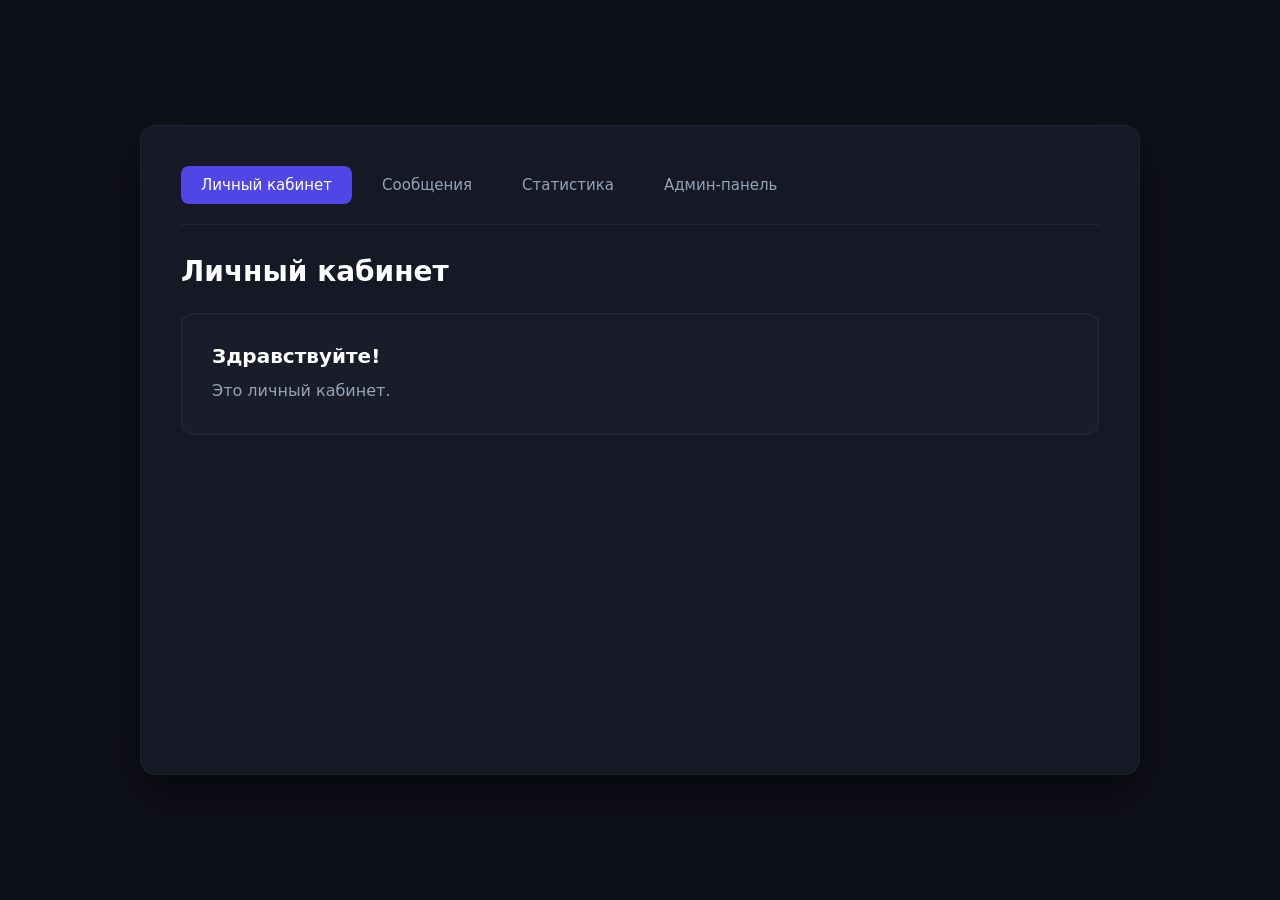
<file: project/index.html>
<!DOCTYPE html>
<html lang="ru">

<head>
    <meta charset="UTF-8">
    <title>Личный кабинет</title>
    <link rel="stylesheet" href="css/style.css">
</head>

<body>
    <div class="container">
        <div class="frame">
            <div class="main">
                <div class="nav">
                    <a href="index.html" class="current">Личный кабинет</a>
                    <a href="index2.html">Сообщения</a>
                    <a href="index3.html">Статистика</a>
                    <a href="index4.html">Админ-панель</a>
                </div>
                <h1>Личный кабинет</h1>
                <div class="block">
                    <h3>Здравствуйте!</h3>
                    <p>Это личный кабинет.</p>
                </div>
            </div>
        </div>
    </div>
</body>

</html>
</file>
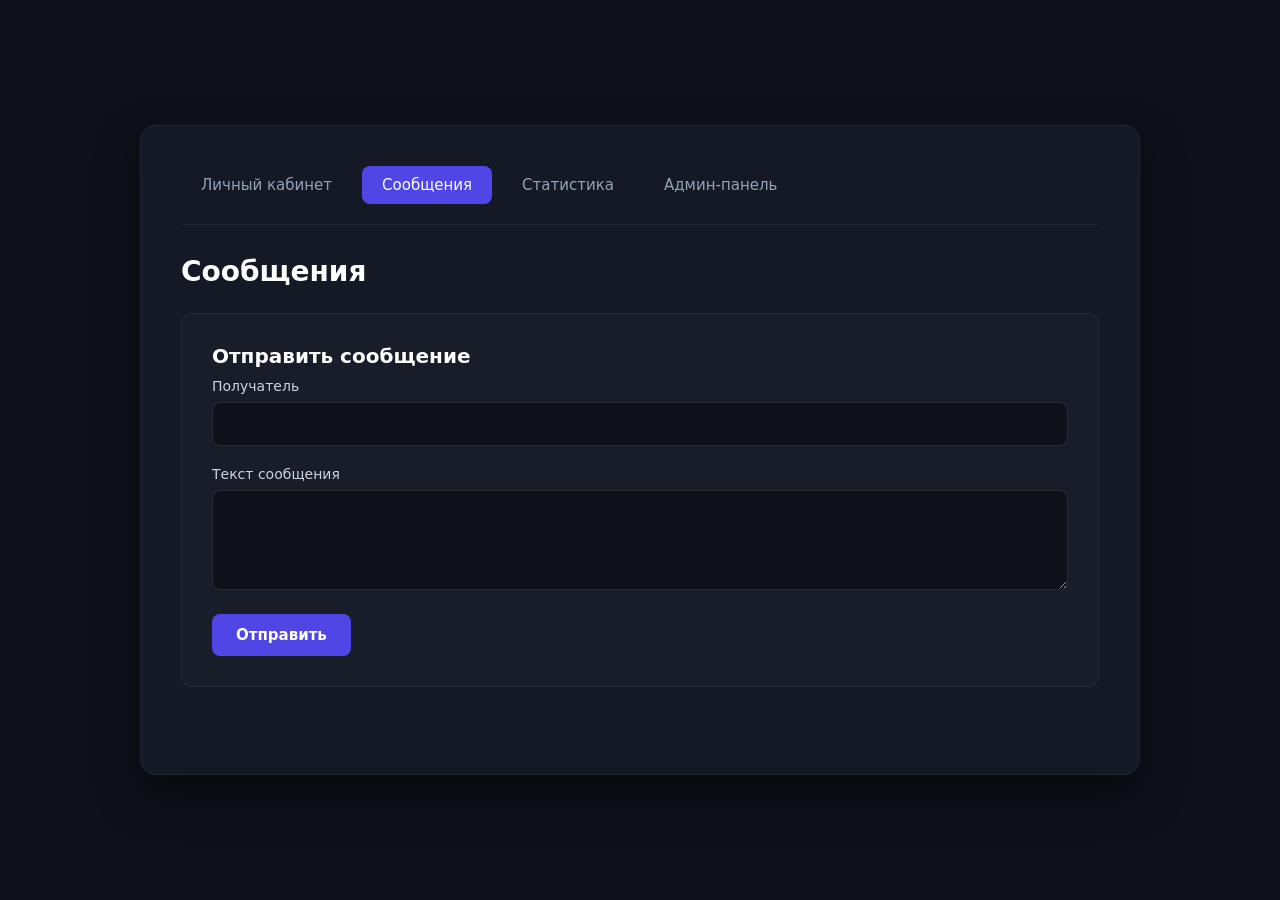
<file: project/index2.html>
<!DOCTYPE html>
<html lang="ru">

<head>
    <meta charset="UTF-8">
    <title>Сообщения</title>
    <link rel="stylesheet" href="css/style.css">
</head>

<body>
    <div class="container">
        <div class="frame">
            <div class="main">
                <div class="nav">
                    <a href="index.html">Личный кабинет</a>
                    <a href="index2.html" class="current">Сообщения</a>
                    <a href="index3.html">Статистика</a>
                    <a href="index4.html">Админ-панель</a>
                </div>
                <h1>Сообщения</h1>
                <div class="block">
                    <h3>Отправить сообщение</h3>
                    <form>
                        <div>
                            <label>Получатель</label>
                            <input type="text">
                        </div>
                        <div>
                            <label>Текст сообщения</label>
                            <textarea></textarea>
                        </div>
                        <button type="submit">Отправить</button>
                    </form>
                </div>
            </div>
        </div>
    </div>
</body>

</html>
</file>
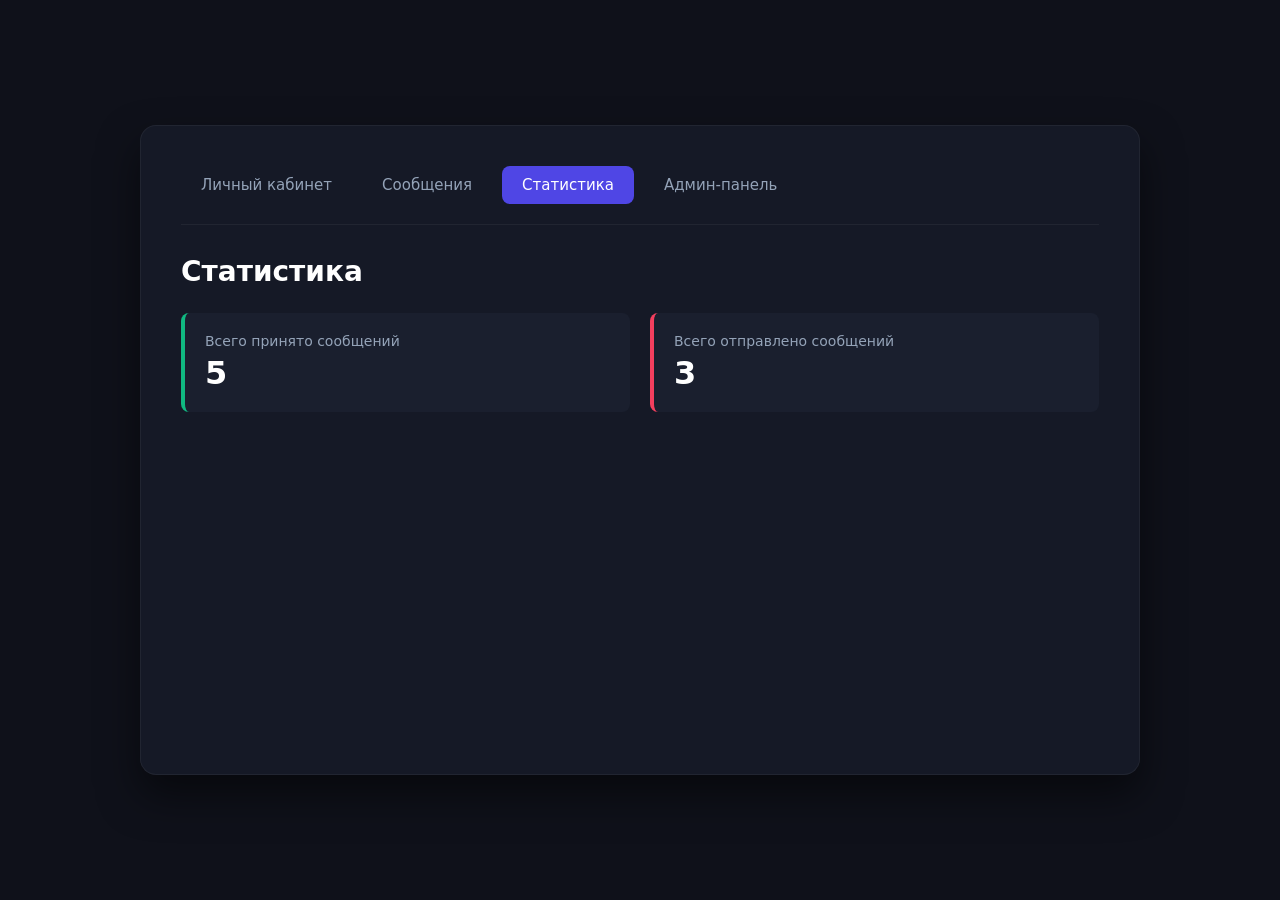
<file: project/index3.html>
<!DOCTYPE html>
<html lang="ru">

<head>
    <meta charset="UTF-8">
    <title>Статистика</title>
    <link rel="stylesheet" href="css/style.css">
</head>

<body>
    <div class="container">
        <div class="frame">
            <div class="main">
                <div class="nav">
                    <a href="index.html">Личный кабинет</a>
                    <a href="index2.html">Сообщения</a>
                    <a href="index3.html" class="current">Статистика</a>
                    <a href="index4.html">Админ-панель</a>
                </div>
                <h1>Статистика</h1>
                <div class="grid">
                    <div class="box">
                        <div>Всего принято сообщений</div>
                        <div>5</div>
                    </div>
                    <div class="box box-out">
                        <div>Всего отправлено сообщений</div>
                        <div>3</div>
                    </div>
                </div>
            </div>
        </div>
    </div>
</body>

</html>
</file>
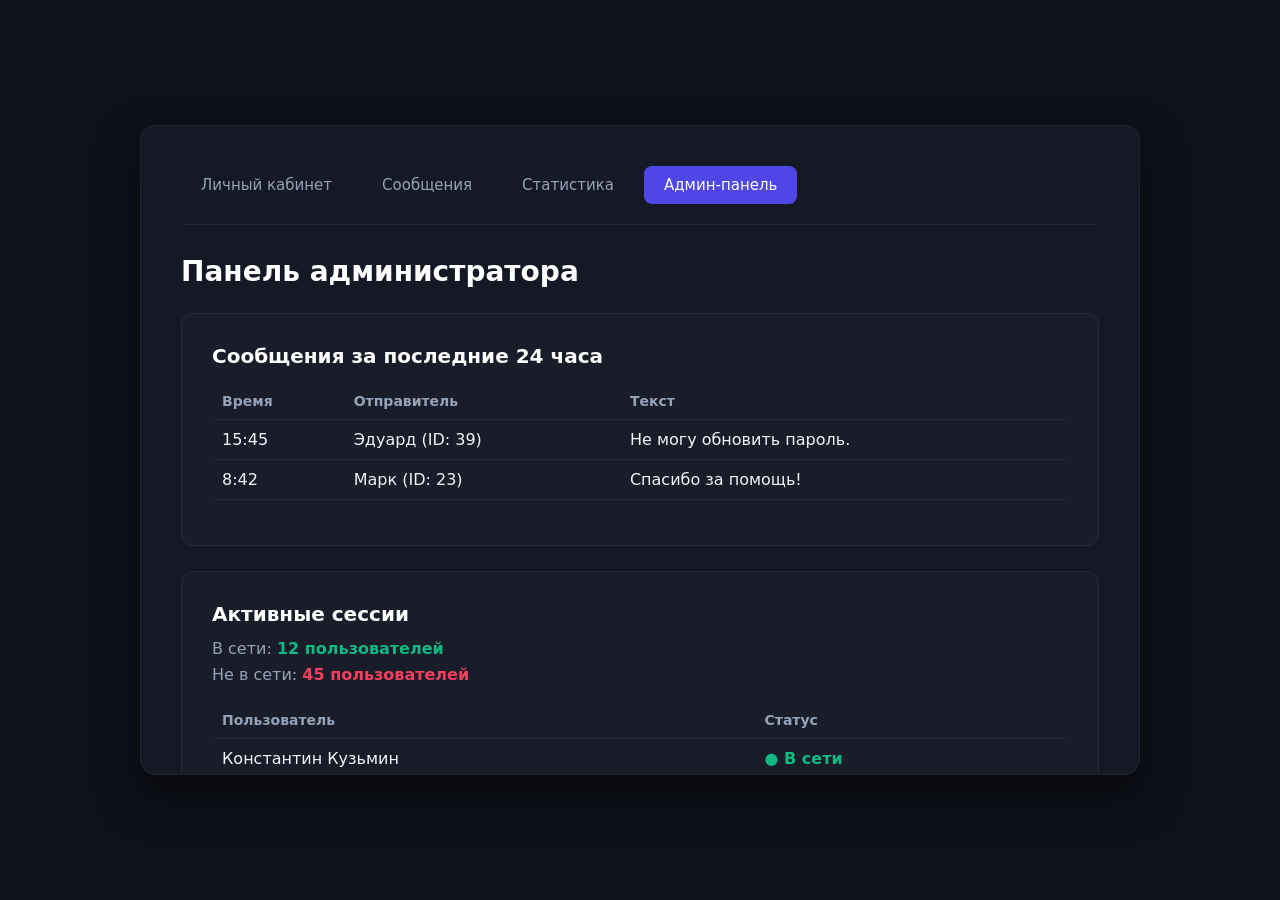
<file: project/index4.html>
<!DOCTYPE html>
<html lang="ru">

<head>
    <meta charset="UTF-8">
    <title>Админ-панель</title>
    <link rel="stylesheet" href="css/style.css">
</head>

<body>
    <div class="container">
        <div class="frame">
            <div class="main">
                <div class="nav">
                    <a href="index.html">Личный кабинет</a>
                    <a href="index2.html">Сообщения</a>
                    <a href="index3.html">Статистика</a>
                    <a href="index4.html" class="current">Админ-панель</a>
                </div>

                <h1>Панель администратора</h1>

                <div class="block">
                    <h3>Сообщения за последние 24 часа</h3>
                    <table>
                        <thead>
                            <tr>
                                <th>Время</th>
                                <th>Отправитель</th>
                                <th>Текст</th>
                            </tr>
                        </thead>
                        <tbody>
                            <tr>
                                <td>15:45</td>
                                <td>Эдуард (ID: 39)</td>
                                <td>Не могу обновить пароль.</td>
                            </tr>
                            <tr>
                                <td>8:42</td>
                                <td>Марк (ID: 23)</td>
                                <td>Спасибо за помощь!</td>
                            </tr>
                        </tbody>
                    </table>
                </div>

                <div class="block">
                    <h3>Активные сессии</h3>
                    <p>В сети: <span class="online">12 пользователей</span></p>
                    <p>Не в сети: <span class="offline">45 пользователей</span></p>
                    <table>
                        <thead>
                            <tr>
                                <th>Пользователь</th>
                                <th>Статус</th>
                            </tr>
                        </thead>
                        <tbody>
                            <tr>
                                <td>Константин Кузьмин</td>
                                <td class="online">● В сети</td>
                            </tr>
                            <tr>
                                <td>Вячеслав Кудрявцев</td>
                                <td class="offline">● Офлайн</td>
                            </tr>
                        </tbody>
                    </table>
                </div>

                <div class="block">
                    <h3>Управление пользователями</h3>
                    <table>
                        <thead>
                            <tr>
                                <th>Пользователь</th>
                                <th>Действия</th>
                            </tr>
                        </thead>
                        <tbody>
                            <tr>
                                <td>Платон Крылов (platon.krylov45)</td>
                                <td>
                                    <button class="button-small">Редактировать (Имя/Пароль)</button>
                                    <button class="button-small">Войти в аккаунт</button>
                                </td>
                            </tr>
                        </tbody>
                    </table>
                </div>

                <h1>Личный кабинет пользователя</h1>

                <div class="block">
                    <h3>Профиль и настройки</h3>
                    <p class="id">Ваш уникальный номер: <strong>ID: 9</strong></p>
                    <form>
                        <div>
                            <label>ФИО</label>
                            <input type="text" value="Владимир Новиков Владимирович">
                        </div>
                        <div>
                            <label>Логин</label>
                            <input type="text" value="vladimir.novikov09">
                        </div>
                        <div>
                            <label>Номер телефона</label>
                            <input type="text" value="89884567890">
                        </div>
                        <div>
                            <label>Новый пароль</label>
                            <input type="text">
                        </div>
                        <button type="submit">Сохранить данные</button>
                    </form>
                </div>
            </div>
        </div>
    </div>
</body>

</html>
</file>
<file: project/css/style.css>
* {
    box-sizing: border-box;
    margin: 0;
    padding: 0;
    font-family: system-ui, -apple-system, sans-serif;
}

body {
    background: #0f111a;
    color: #f1f3f9;
    min-height: 100vh;
}

.container {
    display: flex;
    justify-content: center;
    align-items: center;
    min-height: 100vh;
    padding: 20px;
}

.frame {
    display: flex;
    flex-direction: column;
    width: 1000px;
    height: 650px;
    background: #151926;
    border-radius: 16px;
    border: 1px solid rgba(255, 255, 255, 0.05);
    box-shadow: 0 20px 40px rgba(0, 0, 0, 0.5);
    overflow: hidden;
}

.main {
    padding: 40px;
    flex: 1;
    overflow-y: auto;
}

.nav {
    display: flex;
    gap: 10px;
    margin-bottom: 30px;
    padding-bottom: 20px;
    border-bottom: 1px solid rgba(255, 255, 255, 0.05);
}

.nav a {
    color: #94a3b8;
    text-decoration: none;
    font-size: 15px;
    font-weight: 500;
    padding: 10px 20px;
    border-radius: 8px;
    transition: 0.2s ease;
}

.nav a:hover {
    background: rgba(255, 255, 255, 0.05);
    color: #fff;
}

.nav a.current {
    background: #4f46e5;
    color: #fff;
}

h1 {
    font-size: 28px;
    margin-bottom: 25px;
    color: #fff;
}

.block {
    background: rgba(255, 255, 255, 0.02);
    padding: 30px;
    border-radius: 12px;
    border: 1px solid rgba(255, 255, 255, 0.05);
    margin-bottom: 25px;
}

.block h3 {
    font-size: 20px;
    color: #fff;
    margin-bottom: 10px;
}

.block p {
    line-height: 1.6;
    color: #94a3b8;
}

.id {
    margin-bottom: 15px;
}

.grid {
    display: grid;
    grid-template-columns: repeat(auto-fit, minmax(240px, 1fr));
    gap: 20px;
    margin-top: 5px;
}

.box {
    background: #1a1f2e;
    padding: 20px;
    border-radius: 8px;
    border-left: 4px solid #10b981;
}

.box.box-out {
    border-left-color: #f43f5e;
}

.box>div:first-child {
    font-size: 14px;
    color: #94a3b8;
}

.box>div:last-child {
    font-size: 32px;
    font-weight: 700;
    margin-top: 5px;
    color: #fff;
}

.block form>div {
    margin-bottom: 20px;
}

.block form label {
    display: block;
    margin-bottom: 8px;
    font-size: 14px;
    color: #cbd5e1;
}

.block form input[type="text"],
.block form textarea {
    width: 100%;
    padding: 12px;
    background: #0f111a;
    border: 1px solid rgba(255, 255, 255, 0.1);
    border-radius: 8px;
    color: #fff;
    outline: none;
    font-size: 15px;
}

.block form input[type="text"]:focus,
.block form textarea:focus {
    border-color: #4f46e5;
}

.block form textarea {
    resize: vertical;
    min-height: 100px;
}

.block form button {
    background: #4f46e5;
    color: #fff;
    padding: 12px 24px;
    border: none;
    border-radius: 8px;
    cursor: pointer;
    font-size: 15px;
    font-weight: 600;
    transition: 0.2s ease;
}

.block form button:hover {
    background: #4338ca;
}

table {
    width: 100%;
    border-collapse: collapse;
    margin-top: 15px;
    margin-bottom: 15px;
}

th,
td {
    padding: 10px;
    text-align: left;
    border-bottom: 1px solid rgba(255, 255, 255, 0.05);
}

th {
    color: #94a3b8;
    font-size: 14px;
}

.online {
    color: #10b981;
    font-weight: bold;
}

.offline {
    color: #f43f5e;
    font-weight: bold;
}

.button-small {
    background: #4f46e5;
    color: #fff;
    border: none;
    padding: 6px 12px;
    border-radius: 6px;
    cursor: pointer;
    font-size: 13px;
    margin-right: 5px;
}

.button-small:hover {
    background: #4338ca;
}
</file>
